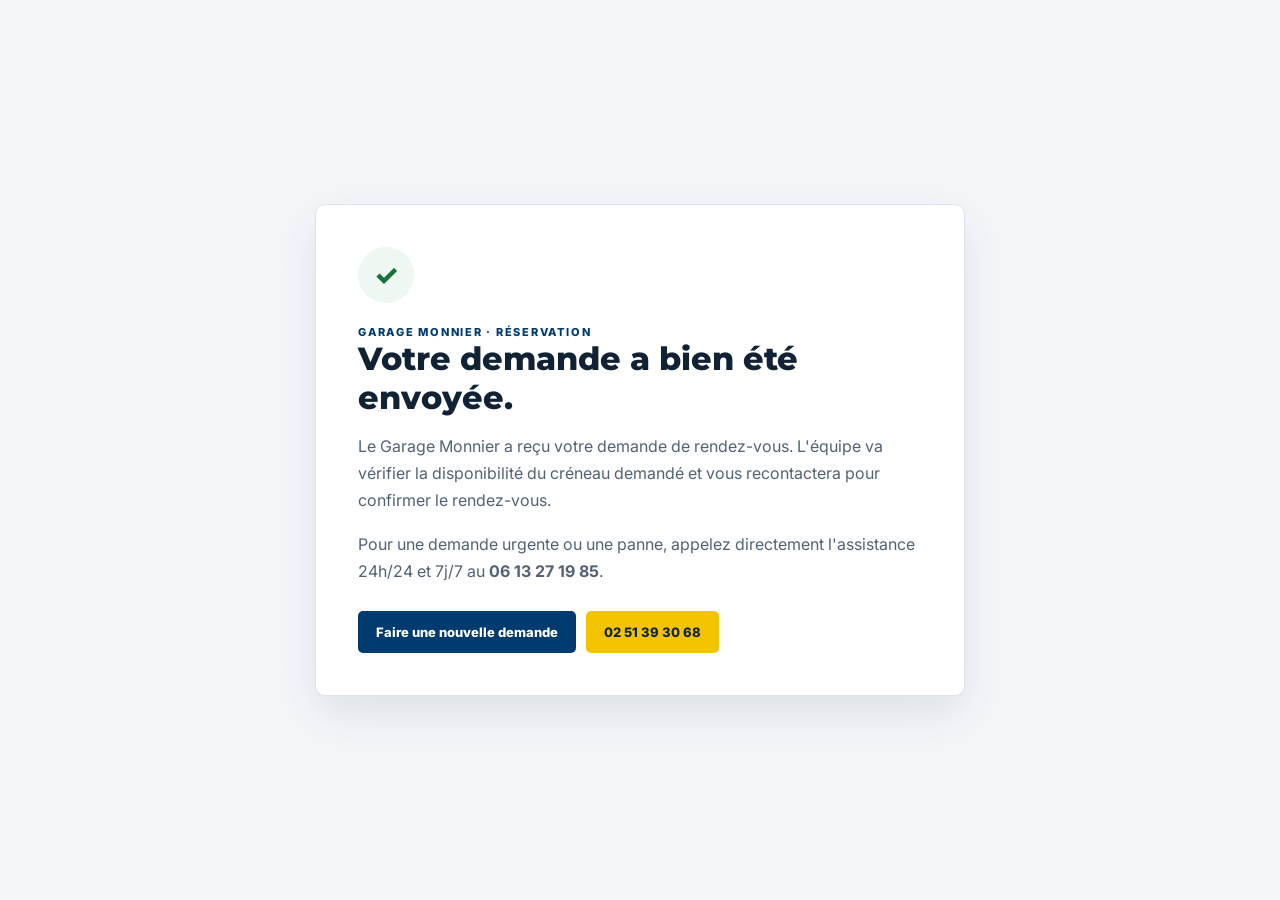
<file: merci-reservation.html>
<!doctype html>
<html lang="fr">
<head>
<meta charset="utf-8">
<meta name="viewport" content="width=device-width, initial-scale=1">
<meta name="theme-color" content="#003b70">
<title>Demande envoyée | Garage Monnier</title>
<link rel="preconnect" href="https://fonts.googleapis.com">
<link rel="preconnect" href="https://fonts.gstatic.com" crossorigin>
<link href="https://fonts.googleapis.com/css2?family=Inter:wght@400;600;700;800&family=Montserrat:wght@600;700;800&display=swap" rel="stylesheet">
<style>
*{box-sizing:border-box}body{margin:0;background:#f4f7fa;color:#122235;font-family:Inter,Arial,sans-serif;min-height:100vh;display:grid;place-items:center;padding:24px}.card{width:min(650px,100%);background:#fff;border:1px solid #dce4eb;border-radius:10px;box-shadow:0 18px 50px rgba(0,30,60,.1);padding:42px}.eyebrow{font-size:11px;font-weight:800;letter-spacing:.16em;color:#003b70}.check{width:56px;height:56px;border-radius:50%;display:grid;place-items:center;background:#eef7f1;color:#16723b;font-size:28px;font-weight:800;margin-bottom:22px}h1{font:800 32px Montserrat,Arial,sans-serif;margin:0 0 14px}p{line-height:1.7;color:#526274}.actions{display:flex;gap:10px;flex-wrap:wrap;margin-top:26px}a{display:inline-flex;text-decoration:none;border-radius:5px;padding:13px 18px;font-weight:800;font-size:13px}.primary{background:#003b70;color:#fff}.secondary{background:#f4c400;color:#10243a}@media(max-width:600px){.card{padding:28px}h1{font-size:26px}a{width:100%;justify-content:center}}
</style>
</head>
<body>
<main class="card">
<div class="check">✓</div>
<div class="eyebrow">GARAGE MONNIER · RÉSERVATION</div>
<h1>Votre demande a bien été envoyée.</h1>
<p>Le Garage Monnier a reçu votre demande de rendez-vous. L'équipe va vérifier la disponibilité du créneau demandé et vous recontactera pour confirmer le rendez-vous.</p>
<p>Pour une demande urgente ou une panne, appelez directement l'assistance 24h/24 et 7j/7 au <strong>06 13 27 19 85</strong>.</p>
<div class="actions"><a class="primary" href="index.html#reservation">Faire une nouvelle demande</a><a class="secondary" href="tel:+33251393068">02 51 39 30 68</a></div>
</main>
</body>
</html>
</file>
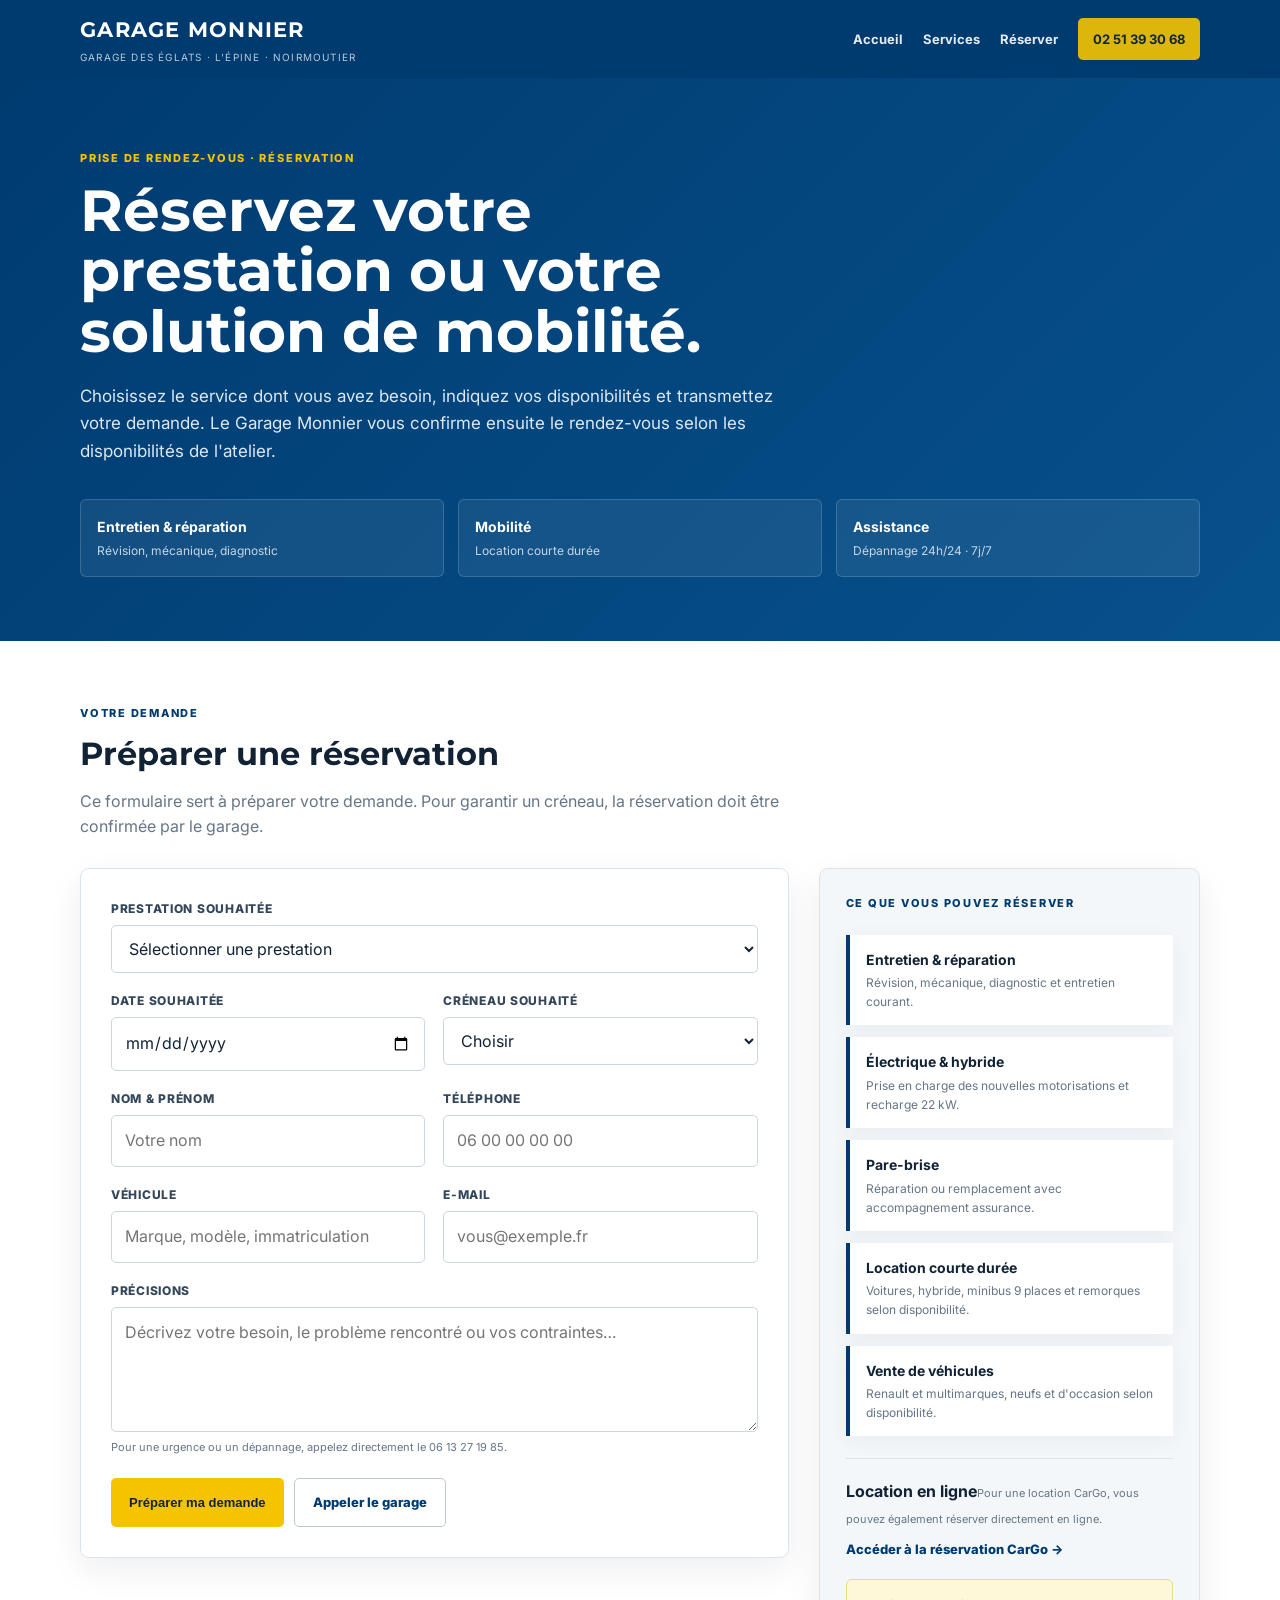
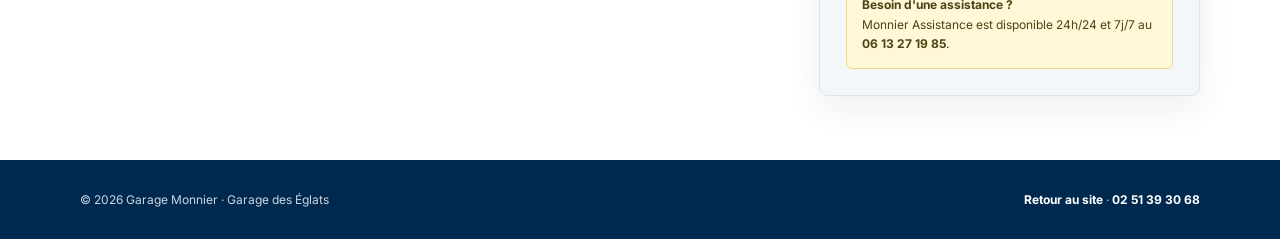
<file: reservation.html>
<!doctype html>
<html lang="fr">
<head>
<meta charset="utf-8">
<meta name="viewport" content="width=device-width, initial-scale=1">
<meta name="description" content="Réservation et demande de rendez-vous au Garage Monnier – Garage des Églats à L'Épine. Entretien, réparation, pare-brise, véhicule électrique, location et autres services.">
<meta name="theme-color" content="#003b70">
<title>Réserver | Garage Monnier – Garage des Églats</title>
<link rel="preconnect" href="https://fonts.googleapis.com">
<link rel="preconnect" href="https://fonts.gstatic.com" crossorigin>
<link href="https://fonts.googleapis.com/css2?family=Inter:wght@400;500;600;700;800&family=Montserrat:wght@600;700;800&display=swap" rel="stylesheet">
<style>
:root{--blue:#003b70;--blue2:#00294f;--yellow:#f4c400;--ink:#122235;--muted:#667587;--line:#dce4eb;--soft:#f4f7fa;--white:#fff}
*{box-sizing:border-box}html{scroll-behavior:smooth}body{margin:0;font-family:Inter,Arial,sans-serif;color:var(--ink);background:#fff;line-height:1.6}.container{width:min(1120px,calc(100% - 40px));margin:auto}a{text-decoration:none;color:inherit}.top{background:var(--blue);color:#fff}.nav{min-height:78px;display:flex;align-items:center;justify-content:space-between;gap:25px}.brand{display:flex;flex-direction:column}.brand strong{font-family:Montserrat,Arial,sans-serif;font-size:21px;letter-spacing:.06em}.brand small{font-size:10px;letter-spacing:.12em;opacity:.72;margin-top:2px}.nav-links{display:flex;align-items:center;gap:20px;font-size:13px;font-weight:700}.nav-links a{opacity:.9}.nav-links a:hover{opacity:1}.nav-cta{background:var(--yellow);color:#10243a;padding:11px 15px;border-radius:5px}.hero{background:linear-gradient(135deg,var(--blue),#07518c);color:#fff;padding:72px 0 64px}.eyebrow{font-size:11px;font-weight:800;letter-spacing:.16em;color:var(--yellow);margin:0 0 13px}.hero h1{font-family:Montserrat,Arial,sans-serif;font-size:clamp(34px,5vw,58px);line-height:1.05;max-width:760px;margin:0 0 20px}.hero p.lead{max-width:720px;color:#dbe8f4;font-size:17px;margin:0}.quick{display:grid;grid-template-columns:repeat(3,1fr);gap:14px;margin-top:34px}.quick div{border:1px solid rgba(255,255,255,.16);background:rgba(255,255,255,.07);padding:16px;border-radius:6px}.quick strong{display:block;font-size:14px}.quick span{display:block;font-size:12px;color:#c5d5e5;margin-top:3px}.section{padding:64px 0}.section h2{font-family:Montserrat,Arial,sans-serif;font-size:32px;line-height:1.15;margin:0 0 12px}.intro{max-width:720px;color:var(--muted);margin-bottom:28px}.layout{display:grid;grid-template-columns:1.3fr .7fr;gap:30px;align-items:start}.form-card,.info-card{background:#fff;border:1px solid var(--line);border-radius:9px;box-shadow:0 12px 35px rgba(0,30,60,.07)}.form-card{padding:30px}.info-card{padding:26px;background:var(--soft);position:sticky;top:20px}.form-grid{display:grid;grid-template-columns:1fr 1fr;gap:18px}.field{display:flex;flex-direction:column;gap:7px}.field.full{grid-column:1/-1}.field label{font-size:12px;font-weight:800;text-transform:uppercase;letter-spacing:.06em;color:#33465a}.field input,.field select,.field textarea{width:100%;border:1px solid #cbd6e0;border-radius:5px;padding:12px 13px;font:inherit;color:var(--ink);background:#fff;outline:none}.field input:focus,.field select:focus,.field textarea:focus{border-color:var(--blue);box-shadow:0 0 0 3px rgba(0,59,112,.08)}textarea{min-height:125px;resize:vertical}.hint{font-size:11px;color:var(--muted)}.actions{display:flex;flex-wrap:wrap;gap:10px;margin-top:22px}.btn{display:inline-flex;align-items:center;justify-content:center;border:0;border-radius:5px;padding:13px 18px;font-weight:800;font-size:13px;cursor:pointer}.btn-yellow{background:var(--yellow);color:#10243a}.btn-blue{background:var(--blue);color:#fff}.btn-outline{border:1px solid #b9c7d3;background:#fff;color:var(--blue)}.service-list{display:grid;gap:12px;margin:22px 0}.service{background:#fff;border-left:4px solid var(--blue);padding:14px 16px;box-shadow:0 5px 20px rgba(0,30,60,.05)}.service strong{display:block;font-size:14px}.service span{display:block;color:var(--muted);font-size:12px;margin-top:2px}.rental{margin-top:20px;border-top:1px solid var(--line);padding-top:20px}.rental a{display:block;color:var(--blue);font-weight:800;font-size:13px;margin-top:8px}.notice{margin-top:20px;padding:15px;background:#fff8d8;border:1px solid #eadb83;border-radius:6px;font-size:12px;color:#4c4214}.result{display:none;margin-top:20px;padding:18px;background:#eef7f1;border:1px solid #b9ddc6;border-radius:6px}.result strong{display:block;margin-bottom:6px}.footer{background:var(--blue2);color:#c9d6e2;padding:30px 0;font-size:12px}.footer-row{display:flex;justify-content:space-between;gap:20px;align-items:center}.footer a{color:#fff;font-weight:700}@media(max-width:820px){.nav{align-items:flex-start;padding:17px 0}.nav-links{display:none}.layout{grid-template-columns:1fr}.info-card{position:static}.quick{grid-template-columns:1fr}.form-grid{grid-template-columns:1fr}.field.full{grid-column:auto}.hero{padding:55px 0}.section{padding:48px 0}.footer-row{flex-direction:column;align-items:flex-start}}
</style>
</head>
<body>
<header class="top">
  <div class="container nav">
    <a class="brand" href="index.html"><strong>GARAGE MONNIER</strong><small>GARAGE DES ÉGLATS · L'ÉPINE · NOIRMOUTIER</small></a>
    <nav class="nav-links" aria-label="Navigation réservation">
      <a href="index.html">Accueil</a>
      <a href="#services">Services</a>
      <a href="#reservation">Réserver</a>
      <a class="nav-cta" href="tel:+33251393068">02 51 39 30 68</a>
    </nav>
  </div>
</header>

<main>
<section class="hero">
  <div class="container">
    <p class="eyebrow">PRISE DE RENDEZ-VOUS · RÉSERVATION</p>
    <h1>Réservez votre prestation ou votre solution de mobilité.</h1>
    <p class="lead">Choisissez le service dont vous avez besoin, indiquez vos disponibilités et transmettez votre demande. Le Garage Monnier vous confirme ensuite le rendez-vous selon les disponibilités de l'atelier.</p>
    <div class="quick">
      <div><strong>Entretien & réparation</strong><span>Révision, mécanique, diagnostic</span></div>
      <div><strong>Mobilité</strong><span>Location courte durée</span></div>
      <div><strong>Assistance</strong><span>Dépannage 24h/24 · 7j/7</span></div>
    </div>
  </div>
</section>

<section id="reservation" class="section">
  <div class="container">
    <p class="eyebrow" style="color:var(--blue)">VOTRE DEMANDE</p>
    <h2>Préparer une réservation</h2>
    <p class="intro">Ce formulaire sert à préparer votre demande. Pour garantir un créneau, la réservation doit être confirmée par le garage.</p>

    <div class="layout">
      <div class="form-card">
        <form id="bookingForm">
          <div class="form-grid">
            <div class="field full"><label for="service">Prestation souhaitée</label><select id="service" required><option value="">Sélectionner une prestation</option><option>Entretien / révision</option><option>Réparation / diagnostic</option><option>Véhicule électrique ou hybride</option><option>Pare-brise</option><option>Location courte durée</option><option>Vente de véhicule</option><option>Autre demande</option></select></div>
            <div class="field"><label for="date">Date souhaitée</label><input id="date" type="date" required></div>
            <div class="field"><label for="time">Créneau souhaité</label><select id="time" required><option value="">Choisir</option><option>Matin</option><option>Après-midi</option><option>Indifférent</option></select></div>
            <div class="field"><label for="name">Nom & prénom</label><input id="name" type="text" autocomplete="name" placeholder="Votre nom" required></div>
            <div class="field"><label for="phone">Téléphone</label><input id="phone" type="tel" autocomplete="tel" placeholder="06 00 00 00 00" required></div>
            <div class="field"><label for="vehicle">Véhicule</label><input id="vehicle" type="text" placeholder="Marque, modèle, immatriculation"></div>
            <div class="field"><label for="email">E-mail</label><input id="email" type="email" autocomplete="email" placeholder="vous@exemple.fr"></div>
            <div class="field full"><label for="message">Précisions</label><textarea id="message" placeholder="Décrivez votre besoin, le problème rencontré ou vos contraintes…"></textarea><span class="hint">Pour une urgence ou un dépannage, appelez directement le 06 13 27 19 85.</span></div>
          </div>
          <div class="actions"><button class="btn btn-yellow" type="submit">Préparer ma demande</button><a class="btn btn-outline" href="tel:+33251393068">Appeler le garage</a></div>
          <div id="result" class="result"><strong>Demande préparée.</strong><span id="resultText"></span><div class="actions"><a class="btn btn-blue" href="tel:+33251393068">Confirmer avec le garage</a></div></div>
        </form>
      </div>

      <aside class="info-card">
        <p class="eyebrow" style="color:var(--blue)">CE QUE VOUS POUVEZ RÉSERVER</p>
        <div id="services" class="service-list">
          <div class="service"><strong>Entretien & réparation</strong><span>Révision, mécanique, diagnostic et entretien courant.</span></div>
          <div class="service"><strong>Électrique & hybride</strong><span>Prise en charge des nouvelles motorisations et recharge 22 kW.</span></div>
          <div class="service"><strong>Pare-brise</strong><span>Réparation ou remplacement avec accompagnement assurance.</span></div>
          <div class="service"><strong>Location courte durée</strong><span>Voitures, hybride, minibus 9 places et remorques selon disponibilité.</span></div>
          <div class="service"><strong>Vente de véhicules</strong><span>Renault et multimarques, neufs et d'occasion selon disponibilité.</span></div>
        </div>
        <div class="rental"><strong>Location en ligne</strong><span class="hint">Pour une location CarGo, vous pouvez également réserver directement en ligne.</span><a target="_blank" rel="noopener" href="https://www.cargo.fr/les-agences-cargo/cargo-location-de-vehicules-l-epine">Accéder à la réservation CarGo →</a></div>
        <div class="notice"><strong>Besoin d'une assistance ?</strong><br>Monnier Assistance est disponible 24h/24 et 7j/7 au <a href="tel:+33613271985"><strong>06 13 27 19 85</strong></a>.</div>
      </aside>
    </div>
  </div>
</section>
</main>

<footer class="footer"><div class="container footer-row"><span>© <span id="year"></span> Garage Monnier · Garage des Églats</span><span><a href="index.html">Retour au site</a> · <a href="tel:+33251393068">02 51 39 30 68</a></span></div></footer>
<script>
const form=document.getElementById('bookingForm');
const result=document.getElementById('result');
const resultText=document.getElementById('resultText');
document.getElementById('year').textContent=new Date().getFullYear();
const dateInput=document.getElementById('date');
const today=new Date();
today.setMinutes(today.getMinutes()-today.getTimezoneOffset());
dateInput.min=today.toISOString().slice(0,10);
form.addEventListener('submit',e=>{
  e.preventDefault();
  const service=document.getElementById('service').value;
  const date=document.getElementById('date').value;
  const time=document.getElementById('time').value;
  const name=document.getElementById('name').value;
  resultText.textContent=` ${name}, votre demande pour « ${service} » le ${new Date(date+'T12:00:00').toLocaleDateString('fr-FR')} (${time}) est prête. Appelez le 02 51 39 30 68 pour que l'équipe confirme le créneau.`;
  result.style.display='block';
  result.scrollIntoView({behavior:'smooth',block:'center'});
});
</script>
</body>
</html>
</file>
